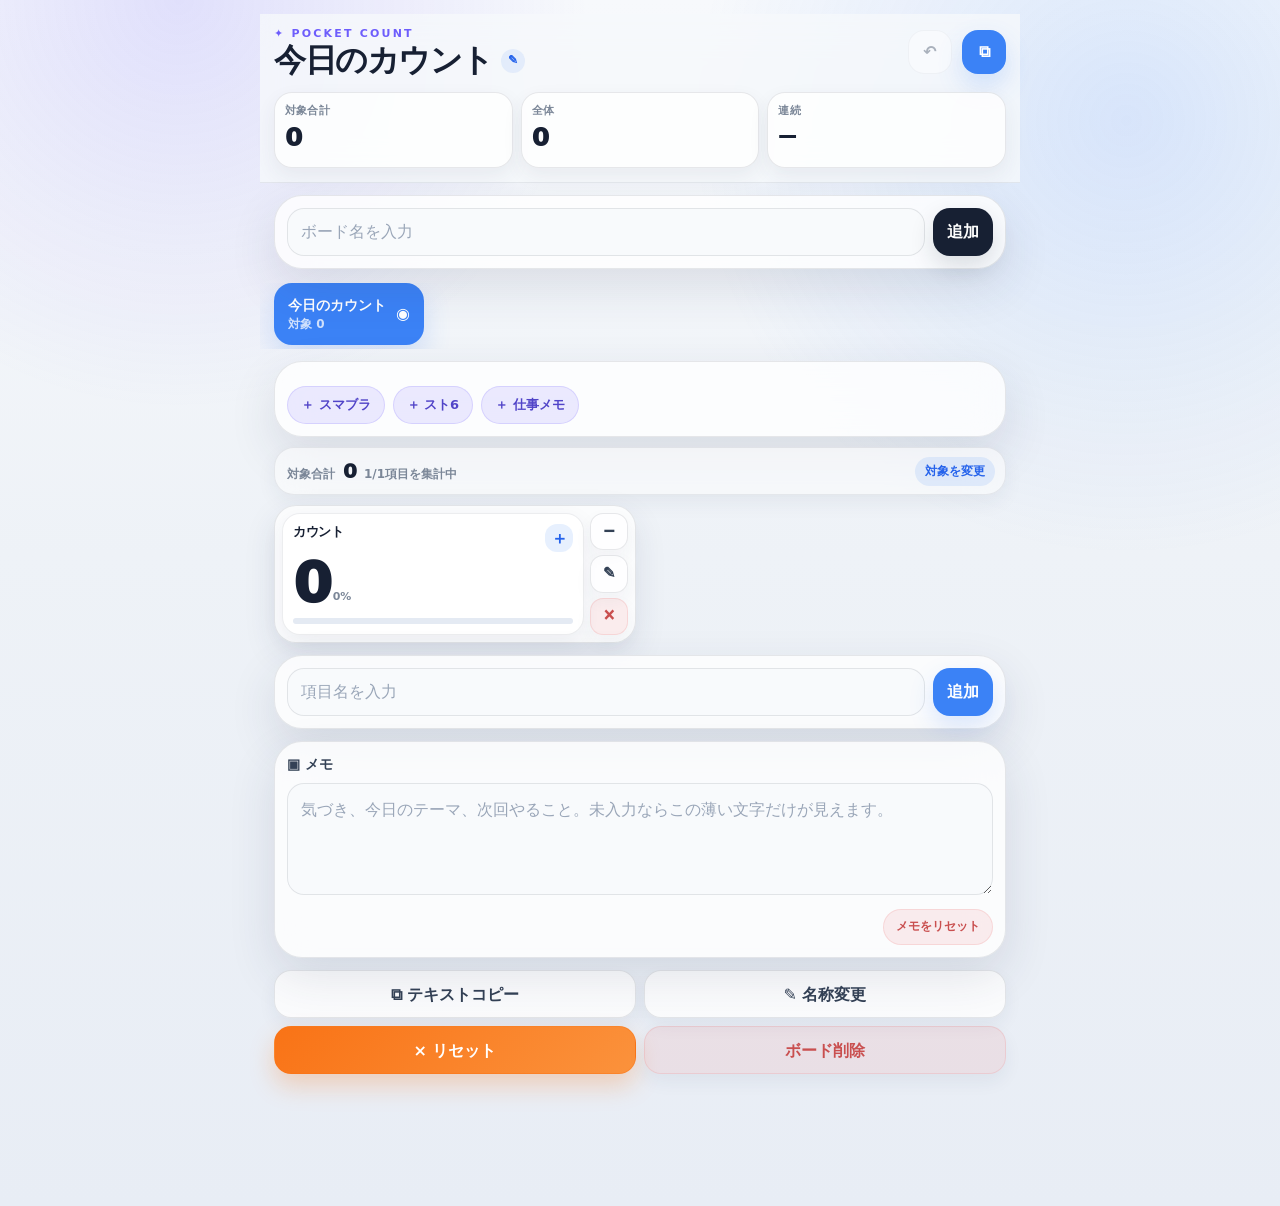
<file: index.html>
<!doctype html>
<html lang="ja">
<head>
  <meta charset="utf-8" />
  <meta name="viewport" content="width=device-width, initial-scale=1, viewport-fit=cover" />
  <meta name="theme-color" content="#eef2f7" />
  <meta name="description" content="用途ごとに数えて、振り返るためのシンプルなカウンター" />
  <title>Pocket Count</title>
  <link rel="stylesheet" href="./assets/styles.css?v=20260714-1" />
</head>
<body>
<div id="app" class="app"></div>
  <div id="toast" class="toast"></div>
  <input id="fileInput" class="hidden" type="file" accept="application/json" />
  <script src="./src/data.js?v=20260714-1"></script>
  <script src="./src/core.js?v=20260714-1"></script>
  <script src="./src/app.js?v=20260714-1"></script>
</body>
</html>
</file>
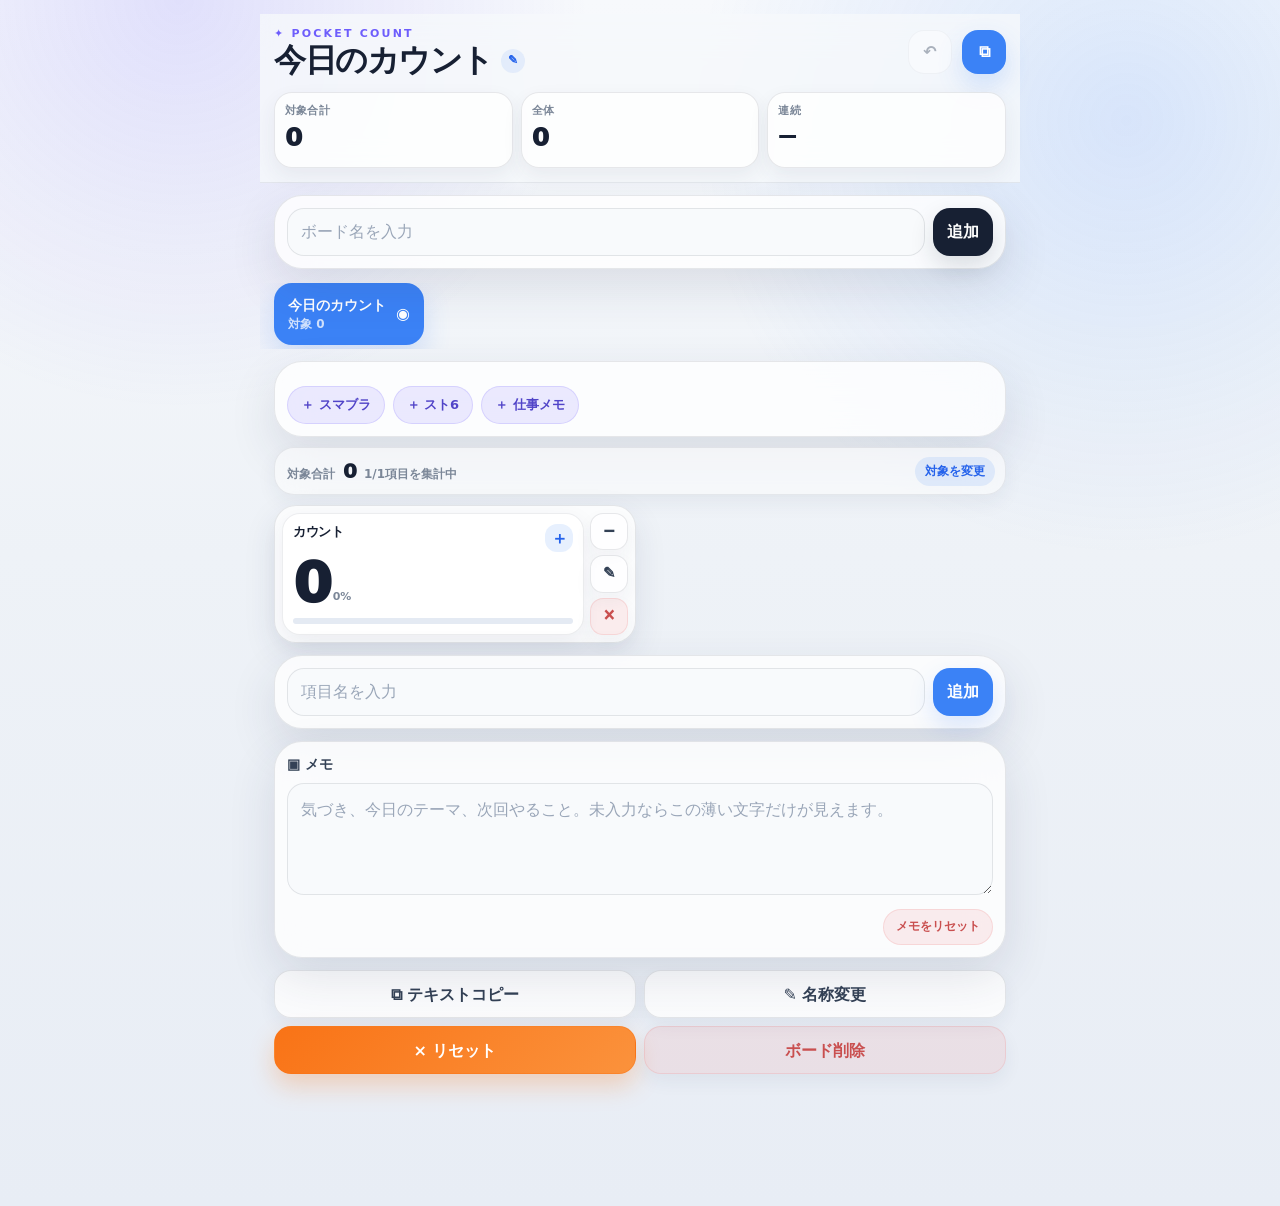
<file: app.html>
<!doctype html>
<html lang="ja">
<head>
  <meta charset="utf-8" />
  <meta name="viewport" content="width=device-width, initial-scale=1" />
  <meta http-equiv="refresh" content="0; url=./" />
  <title>Pocket Countへ移動</title>
  <script>location.replace("./" + location.search + location.hash);</script>
</head>
<body>
  <p><a href="./">Pocket Countを開く</a></p>
</body>
</html>
</file>
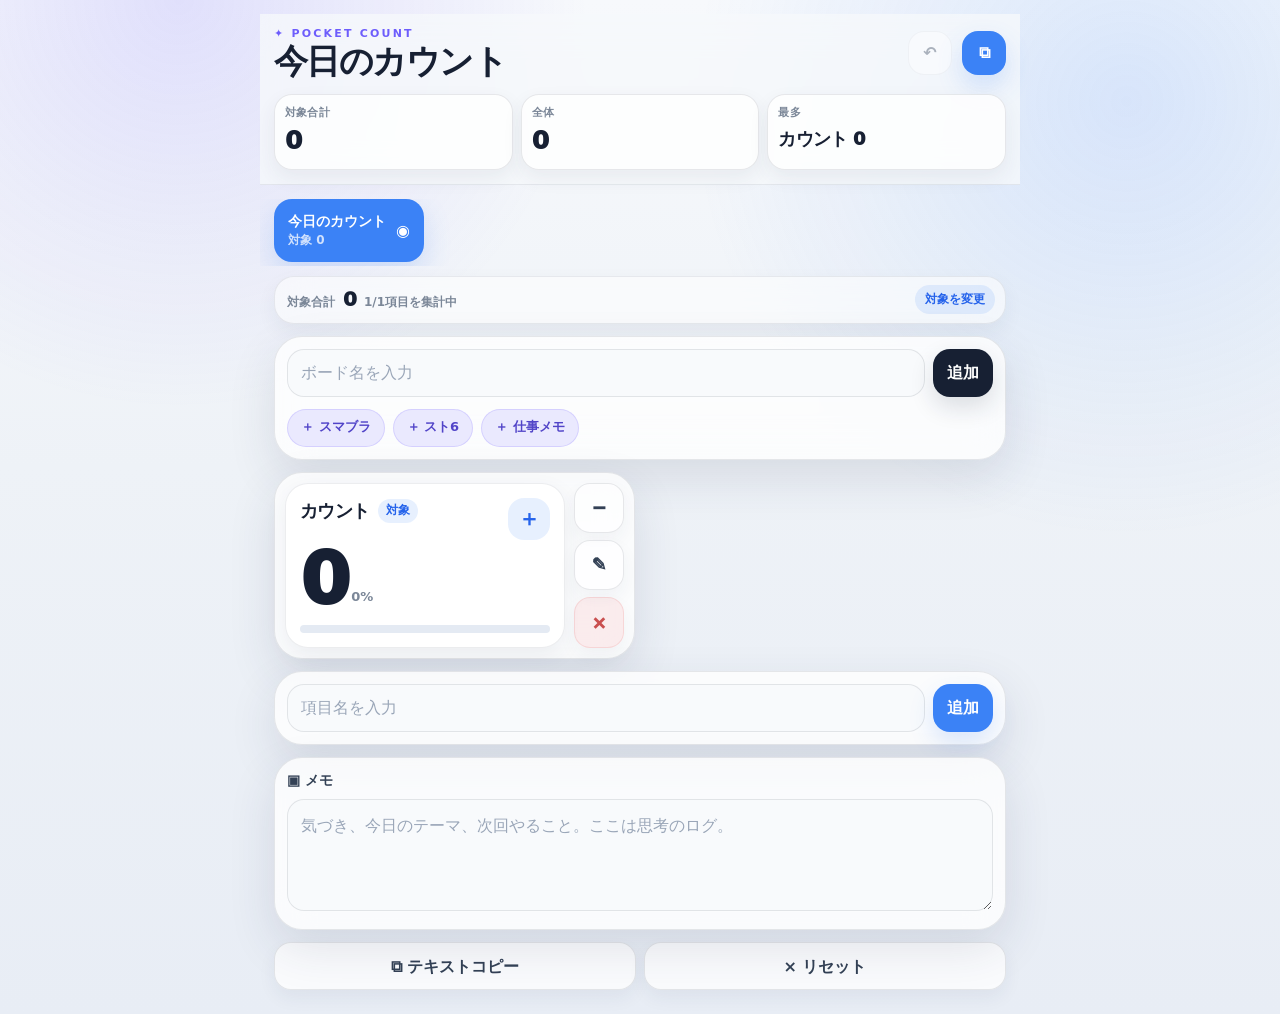
<file: index.heml.html>
<!doctype html>
<html lang="ja">
<head>
  <meta charset="utf-8" />
  <meta name="viewport" content="width=device-width, initial-scale=1, viewport-fit=cover" />
  <meta name="theme-color" content="#eef2f7" />
  <title>Pocket Count</title>
  <style>
    :root {
      --bg: #eef2f7;
      --bg-2: #f7f9fc;
      --surface: rgba(255, 255, 255, .78);
      --surface-solid: #ffffff;
      --surface-soft: rgba(255, 255, 255, .58);
      --ink: #172033;
      --ink-soft: #334155;
      --muted: #7b8798;
      --muted-2: #9aa6b8;
      --line: rgba(23, 32, 51, .10);
      --line-strong: rgba(23, 32, 51, .16);
      --accent: #3b82f6;
      --accent-2: #2563eb;
      --accent-soft: rgba(59, 130, 246, .12);
      --game: #6d5dfc;
      --game-soft: rgba(109, 93, 252, .12);
      --danger: #e87575;
      --danger-soft: rgba(232, 117, 117, .12);
      --ok: #35c99f;
      --ok-soft: rgba(53, 201, 159, .14);
      --radius-xl: 28px;
      --shadow: 0 18px 48px rgba(38, 53, 84, .12);
      --shadow-soft: 0 10px 26px rgba(38, 53, 84, .09);
      --blur: blur(18px);
    }

    * {
      box-sizing: border-box;
      -webkit-tap-highlight-color: transparent;
    }

    html {
      background: var(--bg);
      color: var(--ink);
      font-family: system-ui, -apple-system, BlinkMacSystemFont, "Segoe UI", sans-serif;
      line-height: 1.45;
      touch-action: manipulation;
    }

    body {
      margin: 0;
      min-height: 100svh;
      color: var(--ink);
      overflow-x: hidden;
      background:
        radial-gradient(circle at 14% 0%, rgba(109, 93, 252, .16), transparent 32vw),
        radial-gradient(circle at 88% 10%, rgba(59, 130, 246, .16), transparent 34vw),
        linear-gradient(180deg, #f7f9fc 0%, #eef2f7 46%, #e8edf5 100%);
    }

    button,
    input,
    textarea {
      font: inherit;
    }

    input,
    textarea {
      font-size: 16px;
    }

    button {
      border: 0;
      cursor: pointer;
      user-select: none;
      touch-action: manipulation;
      transition: transform .08s ease, background .14s ease, border-color .14s ease, box-shadow .14s ease;
    }

    button:active {
      transform: scale(.985);
    }

    .app {
      width: min(760px, 100%);
      margin: 0 auto;
      padding: 14px 14px calc(24px + env(safe-area-inset-bottom));
    }

    .top {
      position: sticky;
      top: 0;
      z-index: 20;
      margin: 0 -14px;
      padding: 12px 14px 14px;
      border-bottom: 1px solid rgba(23, 32, 51, .08);
      background: rgba(247, 249, 252, .78);
      backdrop-filter: var(--blur);
      -webkit-backdrop-filter: var(--blur);
    }

    .top-row,
    .row {
      display: flex;
      align-items: center;
      gap: 10px;
    }

    .top-row {
      justify-content: space-between;
    }

    .brand {
      min-width: 0;
    }

    .eyebrow {
      display: flex;
      align-items: center;
      gap: 6px;
      margin-bottom: 2px;
      color: var(--game);
      font-size: 11px;
      font-weight: 850;
      letter-spacing: .2em;
      text-transform: uppercase;
    }

    h1 {
      margin: 0;
      max-width: 58vw;
      overflow: hidden;
      white-space: nowrap;
      text-overflow: ellipsis;
      color: var(--ink);
      font-size: clamp(24px, 7vw, 34px);
      line-height: 1.05;
      letter-spacing: -.045em;
    }

    .icon-btn {
      width: 44px;
      height: 44px;
      display: grid;
      place-items: center;
      border: 1px solid var(--line);
      border-radius: 16px;
      background: var(--surface-solid);
      color: var(--ink-soft);
      font-weight: 900;
      box-shadow: var(--shadow-soft);
    }

    .icon-btn.primary {
      background: var(--accent);
      color: #fff;
      border-color: transparent;
      box-shadow: 0 12px 26px rgba(59, 130, 246, .20);
    }

    .icon-btn:disabled {
      opacity: .38;
      box-shadow: none;
    }

    .stats {
      display: grid;
      grid-template-columns: repeat(3, 1fr);
      gap: 8px;
      margin-top: 14px;
    }

    .stat {
      min-width: 0;
      border: 1px solid var(--line);
      border-radius: 18px;
      background: var(--surface);
      padding: 10px;
      box-shadow: 0 8px 20px rgba(38, 53, 84, .07);
    }

    .stat-label {
      color: var(--muted);
      font-size: 11px;
      font-weight: 850;
      letter-spacing: .02em;
    }

    .stat-value {
      margin-top: 2px;
      overflow: hidden;
      white-space: nowrap;
      text-overflow: ellipsis;
      color: var(--ink);
      font-size: 25px;
      font-weight: 950;
      letter-spacing: -.05em;
      font-variant-numeric: tabular-nums;
    }

    .stat-value.small {
      padding-top: 3px;
      font-size: 18px;
      letter-spacing: -.04em;
    }

    .boards-wrap {
      overflow-x: auto;
      margin: 14px -14px 0;
      padding: 0 14px 4px;
      scrollbar-width: none;
      -webkit-overflow-scrolling: touch;
    }

    .boards-wrap::-webkit-scrollbar,
    .preset-row::-webkit-scrollbar,
    .target-presets::-webkit-scrollbar {
      display: none;
    }

    .boards {
      display: flex;
      gap: 8px;
      width: max-content;
      padding-right: 14px;
    }

    .board-tab {
      min-width: 116px;
      max-width: 172px;
      display: flex;
      justify-content: space-between;
      align-items: center;
      gap: 10px;
      border: 1px solid var(--line);
      border-radius: 18px;
      background: var(--surface);
      color: var(--ink);
      padding: 11px 13px;
      text-align: left;
      box-shadow: 0 8px 18px rgba(38, 53, 84, .06);
    }

    .board-tab.is-active {
      border-color: rgba(59, 130, 246, .34);
      background: var(--accent);
      color: #fff;
      box-shadow: 0 12px 28px rgba(59, 130, 246, .20);
    }

    .board-name,
    .board-sub {
      display: block;
      overflow: hidden;
      white-space: nowrap;
      text-overflow: ellipsis;
    }

    .board-name {
      font-size: 14px;
      font-weight: 950;
    }

    .board-sub {
      margin-top: 1px;
      color: var(--muted);
      font-size: 12px;
      font-weight: 750;
    }

    .board-tab.is-active .board-sub {
      color: rgba(255, 255, 255, .76);
    }

    .panel {
      margin-top: 12px;
      border: 1px solid var(--line);
      border-radius: var(--radius-xl);
      background: var(--surface);
      padding: 12px;
      box-shadow: var(--shadow);
      backdrop-filter: var(--blur);
      -webkit-backdrop-filter: var(--blur);
    }

    .target-strip {
      margin-top: 10px;
      border: 1px solid rgba(23, 32, 51, .08);
      border-radius: 20px;
      background: rgba(255, 255, 255, .54);
      box-shadow: 0 8px 20px rgba(38, 53, 84, .06);
      overflow: hidden;
      backdrop-filter: var(--blur);
      -webkit-backdrop-filter: var(--blur);
    }

    .target-summary {
      width: 100%;
      min-height: 46px;
      display: flex;
      align-items: center;
      justify-content: space-between;
      gap: 10px;
      padding: 8px 10px 8px 12px;
      background: transparent;
      color: var(--ink);
      text-align: left;
    }

    .target-summary-main {
      display: flex;
      align-items: baseline;
      gap: 8px;
      min-width: 0;
    }

    .target-summary-label {
      color: var(--muted);
      font-size: 12px;
      font-weight: 900;
    }

    .target-summary-value {
      color: var(--ink);
      font-size: 20px;
      font-weight: 1000;
      letter-spacing: -.05em;
      font-variant-numeric: tabular-nums;
    }

    .target-summary-sub {
      overflow: hidden;
      white-space: nowrap;
      text-overflow: ellipsis;
      color: var(--muted);
      font-size: 12px;
      font-weight: 800;
    }

    .target-edit-pill {
      flex: 0 0 auto;
      border-radius: 999px;
      background: var(--accent-soft);
      color: var(--accent-2);
      padding: 6px 10px;
      font-size: 12px;
      font-weight: 950;
    }

    .target-detail {
      display: none;
      border-top: 1px solid rgba(23, 32, 51, .08);
      padding: 10px;
    }

    .target-strip.is-open .target-detail {
      display: block;
    }

    .target-help {
      margin: 0 2px 8px;
      color: var(--muted);
      font-size: 12px;
      font-weight: 650;
      line-height: 1.55;
    }

    .panel-head {
      display: flex;
      align-items: flex-start;
      justify-content: space-between;
      gap: 12px;
      margin-bottom: 10px;
    }

    .panel-title {
      color: var(--ink);
      font-size: 14px;
      font-weight: 950;
    }

    .panel-note {
      margin-top: 2px;
      color: var(--muted);
      font-size: 12px;
      font-weight: 650;
      line-height: 1.55;
    }

    .pill-count {
      flex: 0 0 auto;
      border-radius: 999px;
      background: var(--game-soft);
      color: #5144c8;
      padding: 6px 10px;
      font-size: 12px;
      font-weight: 950;
    }

    .target-actions {
      display: flex;
      gap: 8px;
      overflow-x: auto;
      padding-bottom: 1px;
      scrollbar-width: none;
      -webkit-overflow-scrolling: touch;
    }

    .target-actions::-webkit-scrollbar {
      display: none;
    }

    .target-btn {
      height: 38px;
      flex: 0 0 auto;
      border-radius: 999px;
      padding: 0 13px;
      font-size: 13px;
      font-weight: 950;
    }

    .target-btn.dark {
      background: var(--ink);
      color: #fff;
    }

    .target-btn.gray {
      background: rgba(148, 163, 184, .16);
      color: var(--ink-soft);
    }

    .target-picker {
      display: flex;
      flex-wrap: wrap;
      gap: 8px;
      margin-top: 10px;
    }

    .target-chip {
      min-height: 40px;
      display: inline-flex;
      align-items: center;
      gap: 8px;
      border: 1px solid var(--line);
      border-radius: 999px;
      padding: 0 12px 0 10px;
      background: rgba(148, 163, 184, .14);
      color: var(--ink-soft);
      font-size: 13px;
      font-weight: 950;
      max-width: 100%;
    }

    .target-chip.on {
      border-color: rgba(59, 130, 246, .24);
      background: var(--accent-soft);
      color: var(--accent-2);
    }

    .chip-mark {
      width: 22px;
      height: 22px;
      display: grid;
      place-items: center;
      flex: 0 0 auto;
      border-radius: 999px;
      background: #cbd5e1;
      color: #fff;
      font-size: 12px;
      font-weight: 1000;
    }

    .target-chip.on .chip-mark {
      background: var(--accent);
    }

    .chip-label {
      min-width: 0;
      overflow: hidden;
      white-space: nowrap;
      text-overflow: ellipsis;
    }

    .input-row {
      display: flex;
      gap: 8px;
    }

    .text-input,
    .memo {
      width: 100%;
      min-width: 0;
      border: 1px solid var(--line);
      border-radius: 17px;
      background: rgba(248, 250, 252, .92);
      color: var(--ink);
      outline: none;
    }

    .text-input {
      height: 48px;
      padding: 0 13px;
    }

    .text-input:focus,
    .memo:focus {
      border-color: rgba(59, 130, 246, .56);
      box-shadow: 0 0 0 4px rgba(59, 130, 246, .12);
    }

    .text-input::placeholder,
    .memo::placeholder {
      color: var(--muted-2);
    }

    .small-btn {
      height: 48px;
      flex: 0 0 auto;
      border-radius: 17px;
      padding: 0 14px;
      background: var(--ink);
      color: #fff;
      font-weight: 950;
      box-shadow: 0 10px 24px rgba(23, 32, 51, .14);
    }

    .small-btn.blue {
      background: var(--accent);
      color: #fff;
      box-shadow: 0 10px 24px rgba(59, 130, 246, .18);
    }

    .preset-row {
      display: flex;
      gap: 8px;
      overflow-x: auto;
      margin: 10px -2px -2px;
      padding: 2px;
      scrollbar-width: none;
      -webkit-overflow-scrolling: touch;
    }

    .preset-btn {
      height: 38px;
      flex: 0 0 auto;
      border: 1px solid rgba(109, 93, 252, .18);
      border-radius: 999px;
      background: var(--game-soft);
      color: #5144c8;
      padding: 0 13px;
      font-size: 13px;
      font-weight: 900;
    }

    .counter-list {
      display: grid;
      gap: 10px;
      margin-top: 12px;
    }

    .counter-card {
      border: 1px solid var(--line);
      border-radius: 28px;
      background: var(--surface);
      padding: 10px;
      box-shadow: var(--shadow);
      backdrop-filter: var(--blur);
      -webkit-backdrop-filter: var(--blur);
    }

    .counter-grid {
      display: grid;
      grid-template-columns: 1fr 50px;
      gap: 9px;
      align-items: stretch;
    }

    .count-main {
      min-height: 112px;
      border: 1px solid rgba(23, 32, 51, .08);
      border-radius: 23px;
      background: var(--surface-solid);
      color: var(--ink);
      padding: 14px;
      text-align: left;
      overflow: hidden;
      box-shadow: 0 8px 22px rgba(38, 53, 84, .07);
    }

    .counter-head {
      display: flex;
      justify-content: space-between;
      align-items: flex-start;
      gap: 10px;
    }

    .counter-label {
      min-width: 0;
      overflow: hidden;
      white-space: nowrap;
      text-overflow: ellipsis;
      color: var(--ink);
      font-size: 18px;
      font-weight: 950;
      letter-spacing: -.03em;
    }

    .plus-badge {
      width: 42px;
      height: 42px;
      display: grid;
      place-items: center;
      flex: 0 0 auto;
      border-radius: 16px;
      background: var(--accent-soft);
      color: var(--accent-2);
      font-size: 22px;
      font-weight: 950;
    }

    .count-line {
      display: flex;
      align-items: flex-end;
      gap: 8px;
      margin-top: 8px;
    }

    .count-value {
      color: var(--ink);
      font-size: clamp(54px, 16vw, 72px);
      font-weight: 1000;
      line-height: .88;
      letter-spacing: -.095em;
      font-variant-numeric: tabular-nums;
    }

    .ratio {
      padding-bottom: 4px;
      color: var(--muted);
      font-size: 13px;
      font-weight: 850;
    }

    .bar {
      height: 8px;
      overflow: hidden;
      border-radius: 999px;
      background: #e4eaf3;
      margin-top: 14px;
    }

    .bar-fill {
      height: 100%;
      border-radius: 999px;
      background: var(--accent);
      transition: width .12s linear;
    }

    .bar-fill.off {
      width: 0 !important;
      background: #cbd5e1;
    }

    .side-actions {
      display: grid;
      gap: 7px;
    }

    .side-btn {
      min-height: 45px;
      border: 1px solid var(--line);
      border-radius: 16px;
      background: var(--surface-soft);
      color: var(--ink-soft);
      font-size: 18px;
      font-weight: 950;
      box-shadow: 0 8px 18px rgba(38, 53, 84, .05);
    }

    .side-btn.ok {
      background: var(--ok-soft);
      color: #12775d;
      border-color: rgba(53, 201, 159, .20);
    }

    .side-btn.danger {
      color: #c94f4f;
      background: var(--danger-soft);
      border-color: rgba(232, 117, 117, .18);
    }

    .count-badge {
      display: inline-flex;
      align-items: center;
      height: 24px;
      flex: 0 0 auto;
      border-radius: 999px;
      padding: 0 8px;
      font-size: 12px;
      font-weight: 950;
    }

    .count-badge.on {
      background: var(--accent-soft);
      color: var(--accent-2);
    }

    .count-badge.off {
      background: rgba(148, 163, 184, .16);
      color: var(--muted);
    }

    .edit-input {
      width: 100%;
      height: 42px;
      border: 1px solid rgba(59, 130, 246, .26);
      border-radius: 13px;
      background: #f8fafc;
      color: var(--ink);
      padding: 0 10px;
      font-size: 18px;
      font-weight: 950;
      outline: none;
    }

    .memo-title {
      display: flex;
      align-items: center;
      gap: 7px;
      margin-bottom: 9px;
      color: var(--ink-soft);
      font-size: 14px;
      font-weight: 950;
    }

    .memo {
      min-height: 112px;
      resize: vertical;
      padding: 13px;
      line-height: 1.65;
    }

    .tools {
      display: grid;
      grid-template-columns: repeat(2, 1fr);
      gap: 8px;
      margin-top: 12px;
    }

    .tool-btn {
      height: 48px;
      border: 1px solid var(--line);
      border-radius: 17px;
      background: var(--surface);
      color: var(--ink-soft);
      font-weight: 900;
      box-shadow: 0 8px 18px rgba(38, 53, 84, .06);
    }

    .toast {
      position: fixed;
      left: 50%;
      top: 14px;
      z-index: 100;
      translate: -50% 0;
      max-width: calc(100% - 28px);
      border: 1px solid rgba(59, 130, 246, .16);
      border-radius: 999px;
      background: rgba(255, 255, 255, .92);
      color: var(--ink);
      padding: 9px 14px;
      font-size: 14px;
      font-weight: 950;
      box-shadow: 0 14px 34px rgba(38, 53, 84, .16);
      backdrop-filter: var(--blur);
      -webkit-backdrop-filter: var(--blur);
      opacity: 0;
      pointer-events: none;
      transition: opacity .16s ease, transform .16s ease;
      transform: translateY(-6px);
    }

    .toast.show {
      opacity: 1;
      transform: translateY(0);
    }

    .hidden {
      display: none !important;
    }

    @media (min-width: 700px) {
      .counter-list {
        grid-template-columns: repeat(2, minmax(0, 1fr));
      }

      h1 {
        max-width: 520px;
      }
    }

    @media (prefers-reduced-motion: reduce) {
      *, *::before, *::after {
        transition: none !important;
        animation: none !important;
      }
    }
  </style>
</head>
<body>
  <div id="app" class="app"></div>
  <div id="toast" class="toast"></div>
  <input id="fileInput" class="hidden" type="file" accept="application/json" />

  <script>
    "use strict";

    const STORAGE_KEY = "pocket-count-standalone-v4";
    const BACKUP_KEY = `${STORAGE_KEY}:backup`;
    const SECOND_BACKUP_KEY = `${STORAGE_KEY}:backup2`;
    const DRAFT_KEY = `${STORAGE_KEY}:draft`;
    const SAVE_SCHEMA_VERSION = 4;

    let lastSavedText = "";
    let draftSaveTimer = null;
    let recoveredFromBackup = "";

    const PRESETS = [
      {
        key: "smash",
        name: "スマブラ",
        memo: "例：相手キャラ、復帰阻止、撃墜択、次回の改善メモなど",
        counters: [
          { label: "勝ち", includeInTotal: true },
          { label: "負け", includeInTotal: true },
          { label: "復帰阻止成功", includeInTotal: false },
          { label: "撃墜ミス", includeInTotal: false },
          { label: "メタブレ始動", includeInTotal: false },
        ],
      },
      {
        key: "sf6",
        name: "スト6",
        memo: "例：相手キャラ、距離感、ミスした入力、通った択など",
        counters: [
          { label: "勝ち", includeInTotal: true },
          { label: "負け", includeInTotal: true },
          { label: "投げ成功", includeInTotal: false },
          { label: "対空成功", includeInTotal: false },
          { label: "SAミス", includeInTotal: false },
        ],
      },
      {
        key: "work",
        name: "仕事メモ",
        memo: "例：対応数、確認待ち、完了、差し戻しなど",
        counters: [
          { label: "完了", includeInTotal: true },
          { label: "確認中", includeInTotal: true },
          { label: "差し戻し", includeInTotal: true },
          { label: "メモ", includeInTotal: false },
        ],
      },
    ];

    const state = {
      data: loadData(),
      lastAction: null,
      editingCounterId: null,
      draftLabel: "",
      toastTimer: null,
      inputDraft: loadInputDraft(),
      restoredInputDraft: false,
      targetSettingsOpen: false,
    };

    const app = document.getElementById("app");
    const toast = document.getElementById("toast");
    const fileInput = document.getElementById("fileInput");

    function uid() {
      return Math.random().toString(36).slice(2, 10) + Date.now().toString(36).slice(-4);
    }

    function makeCounter(label = "カウント", value = 0, memo = "", includeInTotal = true) {
      return { id: uid(), label, value, memo, includeInTotal };
    }

    function makeBoard(name = "新しいボード", counters = [makeCounter()]) {
      return { id: uid(), name, memo: "", counters };
    }

    function createInitialData() {
      const board = makeBoard("今日のカウント", [makeCounter("カウント", 0, "", true)]);
      return { boards: [board], activeBoardId: board.id };
    }

    function safeParse(text) {
      try {
        return JSON.parse(text);
      } catch {
        return null;
      }
    }

    function clampCount(value) {
      const number = Number(value);
      return Math.max(0, Number.isFinite(number) ? number : 0);
    }

    function calcAllTotal(counters = []) {
      return counters.reduce((sum, counter) => sum + clampCount(counter.value), 0);
    }

    function calcTargetTotal(counters = []) {
      return counters.reduce((sum, counter) => {
        if (counter.includeInTotal === false) return sum;
        return sum + clampCount(counter.value);
      }, 0);
    }

    function countTargetCounters(counters = []) {
      return counters.filter((counter) => counter.includeInTotal !== false).length;
    }

    function getTopCounter(counters = []) {
      if (!counters.length) return null;
      return counters.reduce((top, counter) => {
        if (!top) return counter;
        return clampCount(counter.value) > clampCount(top.value) ? counter : top;
      }, null);
    }

    function changeCounterValue(counters, counterId, diff) {
      let actualDiff = 0;
      const nextCounters = counters.map((counter) => {
        if (counter.id !== counterId) return counter;
        const before = clampCount(counter.value);
        const after = clampCount(before + diff);
        actualDiff = after - before;
        return { ...counter, value: after };
      });
      return { counters: nextCounters, actualDiff };
    }

    function normalizeImportedData(value) {
      const imported = value && value.data ? value.data : value;
      if (!imported || !Array.isArray(imported.boards) || imported.boards.length === 0) return null;

      const boards = imported.boards.map((board) => {
        const counters = Array.isArray(board.counters)
          ? board.counters.map((counter) => ({
              id: counter.id || uid(),
              label: String(counter.label || "カウント"),
              value: clampCount(counter.value || 0),
              memo: String(counter.memo || ""),
              includeInTotal: counter.includeInTotal !== false,
            }))
          : [];

        return {
          id: board.id || uid(),
          name: String(board.name || "無題"),
          memo: String(board.memo || ""),
          counters: counters.length ? counters : [makeCounter()],
        };
      });

      const activeBoardId = boards.some((board) => board.id === imported.activeBoardId)
        ? imported.activeBoardId
        : boards[0].id;

      return { boards, activeBoardId };
    }

    function unwrapStoredPayload(value) {
      if (!value) return null;
      return value.data || value;
    }

    function readStoredData(key) {
      const raw = localStorage.getItem(key);
      if (!raw) return null;
      const parsed = safeParse(raw);
      return normalizeImportedData(unwrapStoredPayload(parsed));
    }

    function loadData() {
      const candidates = [STORAGE_KEY, BACKUP_KEY, SECOND_BACKUP_KEY, DRAFT_KEY];

      for (const key of candidates) {
        const normalized = readStoredData(key);
        if (normalized) {
          if (key !== STORAGE_KEY) recoveredFromBackup = key;
          return normalized;
        }
      }

      return createInitialData();
    }

    function serializeSavePayload() {
      return JSON.stringify({
        app: "Pocket Count",
        schemaVersion: SAVE_SCHEMA_VERSION,
        savedAt: new Date().toISOString(),
        data: state.data,
      });
    }

    function saveData() {
      try {
        const nextText = serializeSavePayload();
        if (nextText === lastSavedText) return true;

        const current = localStorage.getItem(STORAGE_KEY);
        const backup = localStorage.getItem(BACKUP_KEY);

        if (backup) localStorage.setItem(SECOND_BACKUP_KEY, backup);
        if (current) localStorage.setItem(BACKUP_KEY, current);

        localStorage.setItem(STORAGE_KEY, nextText);
        lastSavedText = nextText;
        return true;
      } catch {
        showToast("保存容量がいっぱいかもしれません");
        return false;
      }
    }

    function loadInputDraft() {
      const parsed = safeParse(localStorage.getItem(DRAFT_KEY));
      if (!parsed || !parsed.inputDraft || !parsed.savedAt) return null;

      const ageMs = Date.now() - new Date(parsed.savedAt).getTime();
      if (!Number.isFinite(ageMs) || ageMs > 1000 * 60 * 60 * 24) return null;

      return parsed.inputDraft;
    }

    function activeBoard() {
      return state.data.boards.find((board) => board.id === state.data.activeBoardId) || state.data.boards[0];
    }

    function getInputDraft() {
      return {
        activeBoardId: state.data.activeBoardId,
        newBoardName: document.querySelector("[data-input='new-board']")?.value || "",
        newCounterName: document.querySelector("[data-input='new-counter']")?.value || "",
        editCounterId: state.editingCounterId,
        editCounterLabel: document.querySelector("[data-input='edit-counter']")?.value || state.draftLabel || "",
        memo: document.querySelector("[data-input='memo']")?.value || activeBoard()?.memo || "",
      };
    }

    function saveDraftNow() {
      try {
        localStorage.setItem(DRAFT_KEY, JSON.stringify({
          app: "Pocket Count Draft",
          savedAt: new Date().toISOString(),
          data: state.data,
          inputDraft: getInputDraft(),
        }));
      } catch {
        // 下書き保存は補助機能なので、容量不足時も操作を止めない
      }
    }

    function queueDraftSave() {
      clearTimeout(draftSaveTimer);
      draftSaveTimer = setTimeout(saveDraftNow, 120);
    }

    function escapeHtml(value) {
      return String(value)
        .replaceAll("&", "&amp;")
        .replaceAll("<", "&lt;")
        .replaceAll(">", "&gt;")
        .replaceAll('"', "&quot;")
        .replaceAll("'", "&#039;");
    }

    function showToast(message) {
      clearTimeout(state.toastTimer);
      toast.textContent = message;
      toast.classList.add("show");
      state.toastTimer = setTimeout(() => toast.classList.remove("show"), 1400);
    }

    function vibrate(ms = 8) {
      if (navigator.vibrate) navigator.vibrate(ms);
    }

    function restoreInputDraftOnce() {
      if (state.restoredInputDraft || !state.inputDraft) return;
      const draft = state.inputDraft;

      const newBoardInput = document.querySelector("[data-input='new-board']");
      const newCounterInput = document.querySelector("[data-input='new-counter']");
      const memoInput = document.querySelector("[data-input='memo']");

      if (newBoardInput && draft.newBoardName) newBoardInput.value = draft.newBoardName;
      if (newCounterInput && draft.newCounterName) newCounterInput.value = draft.newCounterName;
      if (memoInput && draft.memo && draft.activeBoardId === state.data.activeBoardId) memoInput.value = draft.memo;

      if (draft.editCounterId && draft.editCounterLabel) {
        const board = activeBoard();
        const counter = board.counters.find((item) => item.id === draft.editCounterId);
        if (counter) {
          state.editingCounterId = draft.editCounterId;
          state.draftLabel = draft.editCounterLabel;
          state.inputDraft = null;
          state.restoredInputDraft = true;
          render();
          showToast("編集中の内容を復元しました");
          return;
        }
      }

      state.restoredInputDraft = true;
      if (draft.newBoardName || draft.newCounterName) showToast("入力途中の内容を復元しました");
    }

    function setActiveBoard(boardId) {
      state.data.activeBoardId = boardId;
      state.editingCounterId = null;
      state.draftLabel = "";
      state.targetSettingsOpen = false;
      saveData();
      render();
    }

    function toggleTargetPanel() {
      state.targetSettingsOpen = !state.targetSettingsOpen;
      render();
    }

    function updateBoard(boardId, updater) {
      state.data.boards = state.data.boards.map((board) => board.id === boardId ? updater(board) : board);
      saveData();
      render();
    }

    function changeCounter(counterId, diff) {
      const board = activeBoard();
      const result = changeCounterValue(board.counters, counterId, diff);
      if (result.actualDiff === 0) return;

      vibrate(diff > 0 ? 7 : 12);
      state.lastAction = { boardId: board.id, counterId, diff: result.actualDiff };
      updateBoard(board.id, (current) => ({
        ...current,
        counters: changeCounterValue(current.counters, counterId, diff).counters,
      }));
    }

    function undo() {
      if (!state.lastAction) return;
      const action = state.lastAction;
      state.lastAction = null;
      vibrate(20);
      updateBoard(action.boardId, (board) => ({
        ...board,
        counters: changeCounterValue(board.counters, action.counterId, -action.diff).counters,
      }));
      showToast("直前の操作を戻しました");
    }

    function addBoardFromValues(name, counters, memo = "") {
      const board = makeBoard(name, counters.map((counter) => makeCounter(counter.label, 0, "", counter.includeInTotal !== false)));
      board.memo = memo;
      state.data.boards.push(board);
      state.data.activeBoardId = board.id;
      state.lastAction = null;
      saveData();
      render();
      showToast("ボードを追加しました");
    }

    function addBoard() {
      const input = document.querySelector("[data-input='new-board']");
      const name = (input?.value || "").trim();
      if (!name) return;
      addBoardFromValues(name, [{ label: "カウント", includeInTotal: true }]);
    }

    function addPresetBoard(presetKey) {
      const preset = PRESETS.find((item) => item.key === presetKey);
      if (!preset) return;
      addBoardFromValues(preset.name, preset.counters, preset.memo);
    }

    function addCounter() {
      const input = document.querySelector("[data-input='new-counter']");
      const label = (input?.value || "").trim();
      if (!label) return;

      const board = activeBoard();
      updateBoard(board.id, (current) => ({
        ...current,
        counters: [...current.counters, makeCounter(label, 0, "", true)],
      }));
      showToast("項目を追加しました");
    }

    function deleteCounter(counterId) {
      const board = activeBoard();
      updateBoard(board.id, (current) => {
        const nextCounters = current.counters.filter((counter) => counter.id !== counterId);
        return { ...current, counters: nextCounters.length ? nextCounters : [makeCounter("カウント")] };
      });
      showToast("項目を削除しました");
    }

    function toggleIncludeInTotal(counterId) {
      const board = activeBoard();
      updateBoard(board.id, (current) => ({
        ...current,
        counters: current.counters.map((counter) => (
          counter.id === counterId ? { ...counter, includeInTotal: counter.includeInTotal === false } : counter
        )),
      }));
    }

    function applyTotalPreset(type) {
      const board = activeBoard();
      updateBoard(board.id, (current) => ({
        ...current,
        counters: current.counters.map((counter) => {
          if (type === "all") return { ...counter, includeInTotal: true };
          if (type === "none") return { ...counter, includeInTotal: false };
          return counter;
        }),
      }));

      if (type === "all") showToast("すべて合計対象にしました");
      if (type === "none") showToast("合計対象を外しました");
    }

    function startEdit(counterId, label) {
      state.editingCounterId = counterId;
      state.draftLabel = label;
      render();
      requestAnimationFrame(() => {
        const input = document.querySelector("[data-input='edit-counter']");
        if (input) {
          input.focus();
          input.select();
        }
      });
    }

    function finishEdit() {
      const board = activeBoard();
      const input = document.querySelector("[data-input='edit-counter']");
      const label = (input?.value || state.draftLabel || "").trim();
      const targetId = state.editingCounterId;

      state.editingCounterId = null;
      state.draftLabel = "";

      if (!targetId || !label) {
        render();
        return;
      }

      updateBoard(board.id, (current) => ({
        ...current,
        counters: current.counters.map((counter) => counter.id === targetId ? { ...counter, label } : counter),
      }));
    }

    function updateMemo(value) {
      const board = activeBoard();
      board.memo = value;
      saveData();
      queueDraftSave();
    }

    function resetBoard() {
      const board = activeBoard();
      const ok = window.confirm(`${board.name} のカウントをすべて0に戻しますか？`);
      if (!ok) return;

      state.lastAction = null;
      updateBoard(board.id, (current) => ({
        ...current,
        counters: current.counters.map((counter) => ({ ...counter, value: 0 })),
      }));
      showToast("カウントをリセットしました");
    }

    function buildPlainTextExport() {
      const board = activeBoard();
      const targetTotal = calcTargetTotal(board.counters);
      const allTotal = calcAllTotal(board.counters);
      const top = getTopCounter(board.counters);
      const lines = [];

      lines.push(`【${board.name}】`);
      lines.push(`対象合計 ${targetTotal}`);
      lines.push(`全体 ${allTotal}`);
      if (top) lines.push(`最多 ${top.label} ${clampCount(top.value)}`);
      lines.push("");
      lines.push("■カウント");
      board.counters.forEach((counter) => {
        const mark = counter.includeInTotal === false ? "対象外" : "対象";
        lines.push(`・${counter.label} ${clampCount(counter.value)}（${mark}）`);
      });

      if ((board.memo || "").trim()) {
        lines.push("");
        lines.push("■メモ");
        lines.push(board.memo.trim());
      }

      return lines.join("\n");
    }

    async function copyTextExport() {
      const text = buildPlainTextExport();
      try {
        await navigator.clipboard.writeText(text);
        showToast("テキストをコピーしました");
      } catch {
        const textarea = document.createElement("textarea");
        textarea.value = text;
        textarea.style.position = "fixed";
        textarea.style.left = "-9999px";
        document.body.appendChild(textarea);
        textarea.focus();
        textarea.select();
        const ok = document.execCommand("copy");
        textarea.remove();
        showToast(ok ? "テキストをコピーしました" : "コピーできませんでした");
      }
    }

    async function importJson(file) {
      if (!file) return;
      const text = await file.text();
      const normalized = normalizeImportedData(safeParse(text));
      fileInput.value = "";
      if (!normalized) {
        showToast("読み込みに失敗しました");
        return;
      }
      state.data = normalized;
      state.lastAction = null;
      state.editingCounterId = null;
      saveData();
      render();
      showToast("JSONを読み込みました");
    }

    function counterHtml(counter, targetTotal, allTotal) {
      const value = clampCount(counter.value);
      const included = counter.includeInTotal !== false;
      const baseTotal = included ? targetTotal : allTotal;
      const ratio = baseTotal > 0 ? Math.round((value / baseTotal) * 100) : 0;
      const isEditing = state.editingCounterId === counter.id;
      const labelHtml = isEditing
        ? `<input class="edit-input" data-input="edit-counter" value="${escapeHtml(state.draftLabel || counter.label)}" />`
        : `<div class="counter-label">${escapeHtml(counter.label)}</div>`;
      const editButton = isEditing
        ? `<button class="side-btn ok" data-action="finish-edit" aria-label="編集を保存">✓</button>`
        : `<button class="side-btn" data-action="start-edit" data-counter-id="${counter.id}" data-label="${escapeHtml(counter.label)}" aria-label="項目名を編集">✎</button>`;

      return `
        <article class="counter-card">
          <div class="counter-grid">
            <button class="count-main" data-action="plus" data-counter-id="${counter.id}" aria-label="${escapeHtml(counter.label)}を増やす">
              <div class="counter-head">
                <div style="min-width:0; display:flex; align-items:center; gap:8px;">
                  ${labelHtml}
                  <span class="count-badge ${included ? "on" : "off"}">${included ? "対象" : "対象外"}</span>
                </div>
                <div class="plus-badge">＋</div>
              </div>
              <div class="count-line">
                <div class="count-value">${value}</div>
                <div class="ratio">${included ? `${ratio}%` : "記録"}</div>
              </div>
              <div class="bar"><div class="bar-fill ${included ? "" : "off"}" style="width:${included ? ratio : 0}%"></div></div>
            </button>
            <div class="side-actions">
              <button class="side-btn" data-action="minus" data-counter-id="${counter.id}" aria-label="${escapeHtml(counter.label)}を減らす">−</button>
              ${editButton}
              <button class="side-btn danger" data-action="delete-counter" data-counter-id="${counter.id}" aria-label="項目を削除">×</button>
            </div>
          </div>
        </article>
      `;
    }

    function render() {
      const board = activeBoard();
      const targetTotal = calcTargetTotal(board.counters);
      const allTotal = calcAllTotal(board.counters);
      const targetCount = countTargetCounters(board.counters);
      const topCounter = getTopCounter(board.counters);

      app.innerHTML = `
        <header class="top">
          <div class="top-row">
            <div class="brand">
              <div class="eyebrow">✦ Pocket Count</div>
              <h1>${escapeHtml(board.name)}</h1>
            </div>
            <div class="row">
              <button class="icon-btn" data-action="undo" ${state.lastAction ? "" : "disabled"} aria-label="直前の操作を戻す">↶</button>
              <button class="icon-btn primary" data-action="copy-text" aria-label="テキストをコピー">⧉</button>
            </div>
          </div>
          <div class="stats">
            <div class="stat"><div class="stat-label">対象合計</div><div class="stat-value">${targetTotal}</div></div>
            <div class="stat"><div class="stat-label">全体</div><div class="stat-value">${allTotal}</div></div>
            <div class="stat"><div class="stat-label">最多</div><div class="stat-value small">${topCounter ? `${escapeHtml(topCounter.label)} ${clampCount(topCounter.value)}` : "—"}</div></div>
          </div>
        </header>

        <section class="boards-wrap" aria-label="ボード一覧">
          <div class="boards">
            ${state.data.boards.map((item) => `
              <button class="board-tab ${item.id === board.id ? "is-active" : ""}" data-action="select-board" data-board-id="${item.id}">
                <span>
                  <span class="board-name">${escapeHtml(item.name)}</span>
                  <span class="board-sub">対象 ${calcTargetTotal(item.counters)}</span>
                </span>
                <span aria-hidden="true">◉</span>
              </button>
            `).join("")}
          </div>
        </section>

        <section class="target-strip ${state.targetSettingsOpen ? "is-open" : ""}">
          <button class="target-summary" data-action="toggle-target-panel" aria-expanded="${state.targetSettingsOpen ? "true" : "false"}">
            <span class="target-summary-main">
              <span class="target-summary-label">対象合計</span>
              <span class="target-summary-value">${targetTotal}</span>
              <span class="target-summary-sub">${targetCount}/${board.counters.length}項目を集計中</span>
            </span>
            <span class="target-edit-pill">${state.targetSettingsOpen ? "閉じる" : "対象を変更"}</span>
          </button>
          <div class="target-detail">
            <div class="target-help">対象合計に入れる項目を選択。カウント中は閉じて、カード操作に集中できます。</div>
            <div class="target-actions" aria-label="合計対象の一括操作">
              <button class="target-btn dark" data-action="target-all">すべて対象</button>
              <button class="target-btn gray" data-action="target-none">すべて外す</button>
            </div>
            <div class="target-picker" aria-label="合計対象を選択">
              ${board.counters.map((counter) => {
                const included = counter.includeInTotal !== false;
                return `
                  <button class="target-chip ${included ? "on" : ""}" data-action="toggle-include" data-counter-id="${counter.id}" aria-label="${escapeHtml(counter.label)}を合計対象にするか切り替え">
                    <span class="chip-mark">${included ? "✓" : "−"}</span>
                    <span class="chip-label">${escapeHtml(counter.label)}</span>
                  </button>
                `;
              }).join("")}
            </div>
          </div>
        </section>

        <section class="panel">
          <div class="input-row">
            <input class="text-input" data-input="new-board" placeholder="ボード名を入力" />
            <button class="small-btn" data-action="add-board">追加</button>
          </div>
          <div class="preset-row" aria-label="プリセット">
            ${PRESETS.map((preset) => `
              <button class="preset-btn" data-action="add-preset" data-preset-key="${preset.key}">＋ ${escapeHtml(preset.name)}</button>
            `).join("")}
          </div>
        </section>

        <main class="counter-list">
          ${board.counters.map((counter) => counterHtml(counter, targetTotal, allTotal)).join("")}
        </main>

        <section class="panel">
          <div class="input-row">
            <input class="text-input" data-input="new-counter" placeholder="項目名を入力" />
            <button class="small-btn blue" data-action="add-counter">追加</button>
          </div>
        </section>

        <section class="panel">
          <div class="memo-title">▣ メモ</div>
          <textarea class="memo" data-input="memo" placeholder="気づき、今日のテーマ、次回やること。ここは思考のログ。">${escapeHtml(board.memo || "")}</textarea>
        </section>

        <section class="tools">
          <button class="tool-btn" data-action="copy-text">⧉ テキストコピー</button>
          <button class="tool-btn" data-action="reset">× リセット</button>
        </section>
      `;

      requestAnimationFrame(restoreInputDraftOnce);
    }

    function runSelfTests() {
      const counters = [
        { id: "w", label: "勝ち", value: 3, includeInTotal: true },
        { id: "l", label: "負け", value: 1, includeInTotal: true },
        { id: "m", label: "ミス", value: 2, includeInTotal: false },
      ];

      console.assert(calcAllTotal(counters) === 6, "calcAllTotal should sum all values");
      console.assert(calcTargetTotal(counters) === 4, "calcTargetTotal should sum included values");
      console.assert(calcTargetTotal([{ id: "x", label: "自由項目", value: 5, includeInTotal: true }, { id: "y", label: "観察メモ", value: 9, includeInTotal: false }]) === 5, "target total should support arbitrary selected counters");
      console.assert(countTargetCounters(counters) === 2, "countTargetCounters should count included counters");
      console.assert(typeof state?.targetSettingsOpen !== "undefined", "target settings should support progressive disclosure state");
      console.assert(getTopCounter(counters).label === "勝ち", "getTopCounter should return highest counter");

      const minus = changeCounterValue([{ id: "a", label: "A", value: 0 }], "a", -1);
      console.assert(minus.counters[0].value === 0, "counter should not go below zero");
      console.assert(minus.actualDiff === 0, "actualDiff should be zero when clamped");

      const plus = changeCounterValue([{ id: "a", label: "A", value: 1 }], "a", 2);
      console.assert(plus.counters[0].value === 3, "counter should increase");
      console.assert(plus.actualDiff === 2, "actualDiff should match diff");

      const normalized = normalizeImportedData({ boards: [{ name: "Test", counters: [{ label: "A", value: -5 }] }] });
      console.assert(normalized.boards[0].counters[0].value === 0, "imported negative values should be clamped");
      console.assert(normalized.boards[0].counters[0].includeInTotal === true, "old imported counters should be included by default");

      const fallback = normalizeImportedData({ boards: [{ name: "Empty", counters: [] }] });
      console.assert(fallback.boards[0].counters.length === 1, "empty imported board should receive one counter");
    }

    app.addEventListener("click", (event) => {
      const target = event.target.closest("button");
      if (!target) return;

      const action = target.dataset.action;
      const counterId = target.dataset.counterId;

      if (action === "select-board") setActiveBoard(target.dataset.boardId);
      if (action === "undo") undo();
      if (action === "copy-text") copyTextExport();
      if (action === "add-board") addBoard();
      if (action === "add-preset") addPresetBoard(target.dataset.presetKey);
      if (action === "add-counter") addCounter();
      if (action === "plus") changeCounter(counterId, 1);
      if (action === "minus") changeCounter(counterId, -1);
      if (action === "delete-counter") deleteCounter(counterId);
      if (action === "start-edit") startEdit(counterId, target.dataset.label || "");
      if (action === "finish-edit") finishEdit();
      if (action === "toggle-target-panel") toggleTargetPanel();
      if (action === "toggle-include") toggleIncludeInTotal(counterId);
      if (action === "target-all") applyTotalPreset("all");
      if (action === "target-none") applyTotalPreset("none");
      if (action === "reset") resetBoard();
      if (action === "import") fileInput.click();
    });

    app.addEventListener("keydown", (event) => {
      const input = event.target;
      if (!(input instanceof HTMLInputElement)) return;

      if (event.key === "Enter" && input.dataset.input === "new-board") addBoard();
      if (event.key === "Enter" && input.dataset.input === "new-counter") addCounter();
      if (event.key === "Enter" && input.dataset.input === "edit-counter") finishEdit();
      if (event.key === "Escape" && input.dataset.input === "edit-counter") {
        state.editingCounterId = null;
        state.draftLabel = "";
        render();
      }
    });

    app.addEventListener("input", (event) => {
      const input = event.target;
      if (input instanceof HTMLTextAreaElement && input.dataset.input === "memo") {
        updateMemo(input.value);
        return;
      }

      if (input instanceof HTMLInputElement) {
        if (input.dataset.input === "edit-counter") state.draftLabel = input.value;
        queueDraftSave();
      }
    });

    fileInput.addEventListener("change", () => importJson(fileInput.files[0]));

    window.addEventListener("pagehide", saveDraftNow);
    window.addEventListener("beforeunload", saveDraftNow);
    document.addEventListener("visibilitychange", () => {
      if (document.visibilityState === "hidden") saveDraftNow();
    });

    window.addEventListener("storage", (event) => {
      if (event.key !== STORAGE_KEY || !event.newValue) return;
      const normalized = normalizeImportedData(unwrapStoredPayload(safeParse(event.newValue)));
      if (!normalized) return;
      state.data = normalized;
      state.lastAction = null;
      state.editingCounterId = null;
      state.draftLabel = "";
      render();
      showToast("別タブの更新を反映しました");
    });

    runSelfTests();
    render();

    if (recoveredFromBackup) {
      setTimeout(() => showToast("バックアップから復元しました"), 240);
    }
  </script>
</body>
</html>
</file>
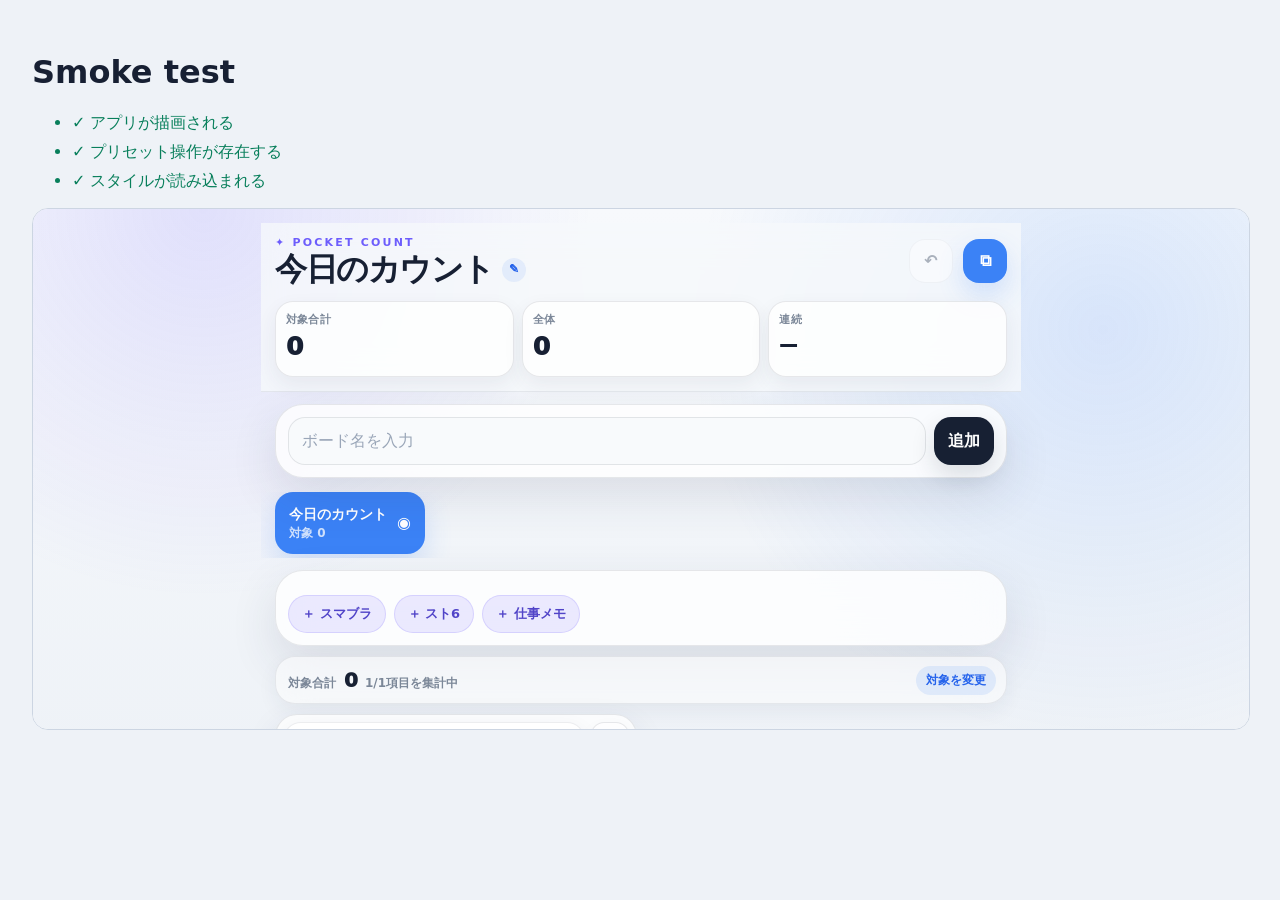
<file: tests/smoke.html>
<!doctype html>
<html lang="ja">
<head>
  <meta charset="utf-8" />
  <meta name="viewport" content="width=device-width, initial-scale=1" />
  <title>Pocket Count smoke test</title>
  <style>body{font-family:system-ui;padding:24px;background:#eef2f7;color:#172033}li{margin:8px 0}.ok{color:#087f5b}.ng{color:#c92a2a}iframe{width:100%;height:520px;border:1px solid #ccd5e2;border-radius:16px;background:#fff}</style>
</head>
<body>
  <h1>Smoke test</h1>
  <ul id="results"><li>確認中...</li></ul>
  <iframe id="target" src="../index.html?smoke=1" title="Pocket Count"></iframe>
  <script>
    const frame = document.getElementById("target");
    frame.addEventListener("load", () => {
      const doc = frame.contentDocument;
      const checks = [
        ["アプリが描画される", Boolean(doc.querySelector("#app .top"))],
        ["プリセット操作が存在する", Boolean(doc.querySelector("[data-action='add-preset']"))],
        ["スタイルが読み込まれる", frame.contentWindow.getComputedStyle(doc.body).fontFamily.includes("system-ui")],
      ];
      document.getElementById("results").innerHTML = checks.map(([label, ok]) => `<li class="${ok ? "ok" : "ng"}">${ok ? "✓" : "×"} ${label}</li>`).join("");
    });
  </script>
</body>
</html>
</file>
<file: assets/styles.css>
:root {
      --bg: #eef2f7;
      --bg-2: #f7f9fc;
      --surface: rgba(255, 255, 255, .78);
      --surface-solid: #ffffff;
      --surface-soft: rgba(255, 255, 255, .58);
      --ink: #172033;
      --ink-soft: #334155;
      --muted: #7b8798;
      --muted-2: #9aa6b8;
      --line: rgba(23, 32, 51, .10);
      --line-strong: rgba(23, 32, 51, .16);
      --accent: #3b82f6;
      --accent-2: #2563eb;
      --accent-soft: rgba(59, 130, 246, .12);
      --game: #6d5dfc;
      --game-soft: rgba(109, 93, 252, .12);
      --danger: #e87575;
      --danger-soft: rgba(232, 117, 117, .12);
      --ok: #35c99f;
      --ok-soft: rgba(53, 201, 159, .14);
      --radius-xl: 28px;
      --shadow: 0 18px 48px rgba(38, 53, 84, .12);
      --shadow-soft: 0 10px 26px rgba(38, 53, 84, .09);
      --blur: blur(18px);
    }

    * {
      box-sizing: border-box;
      -webkit-tap-highlight-color: transparent;
    }

    html {
      background: var(--bg);
      color: var(--ink);
      font-family: system-ui, -apple-system, BlinkMacSystemFont, "Segoe UI", sans-serif;
      line-height: 1.45;
      touch-action: manipulation;
    }

    body {
      margin: 0;
      min-height: 100svh;
      color: var(--ink);
      overflow-x: hidden;
      background:
        radial-gradient(circle at 14% 0%, rgba(109, 93, 252, .16), transparent 32vw),
        radial-gradient(circle at 88% 10%, rgba(59, 130, 246, .16), transparent 34vw),
        linear-gradient(180deg, #f7f9fc 0%, #eef2f7 46%, #e8edf5 100%);
    }

    button,
    input,
    textarea {
      font: inherit;
    }

    input,
    textarea {
      font-size: 16px;
    }

    button {
      border: 0;
      cursor: pointer;
      user-select: none;
      touch-action: manipulation;
      transition: transform .08s ease, background .14s ease, border-color .14s ease, box-shadow .14s ease;
    }

    button:active {
      transform: scale(.985);
    }

    .app {
      width: min(760px, 100%);
      margin: 0 auto;
      padding: 14px 14px calc(24px + env(safe-area-inset-bottom));
    }

    .top {
      position: sticky;
      top: 0;
      z-index: 20;
      margin: 0 -14px;
      padding: 12px 14px 14px;
      border-bottom: 1px solid rgba(23, 32, 51, .08);
      background: rgba(247, 249, 252, .78);
      backdrop-filter: var(--blur);
      -webkit-backdrop-filter: var(--blur);
    }

    .top-row,
    .row {
      display: flex;
      align-items: center;
      gap: 10px;
    }

    .top-row {
      justify-content: space-between;
    }

    .brand {
      min-width: 0;
      flex: 1 1 auto;
    }

    .eyebrow {
      display: flex;
      align-items: center;
      gap: 6px;
      margin-bottom: 2px;
      color: var(--game);
      font-size: 11px;
      font-weight: 850;
      letter-spacing: .2em;
      text-transform: uppercase;
    }

    h1 {
      margin: 0;
      max-width: 58vw;
      overflow: hidden;
      white-space: nowrap;
      text-overflow: ellipsis;
      color: var(--ink);
      font-size: clamp(22px, 6.2vw, 32px);
      line-height: 1.05;
      letter-spacing: -.045em;
    }

    .board-title-button {
      max-width: 58vw;
      display: flex;
      align-items: center;
      gap: 8px;
      margin: 0;
      padding: 0;
      background: transparent;
      color: var(--ink);
      text-align: left;
    }

    .board-title-text {
      min-width: 0;
      overflow: hidden;
      white-space: nowrap;
      text-overflow: ellipsis;
      font-size: clamp(22px, 6.2vw, 32px);
      font-weight: 1000;
      line-height: 1.05;
      letter-spacing: -.045em;
    }

    .title-edit-mark {
      display: grid;
      place-items: center;
      width: 24px;
      height: 24px;
      flex: 0 0 auto;
      border-radius: 999px;
      background: rgba(59, 130, 246, .10);
      color: var(--accent-2);
      font-size: 12px;
      font-weight: 950;
    }

    .board-title-input {
      width: min(58vw, 420px);
      height: 40px;
      border: 1px solid rgba(59, 130, 246, .30);
      border-radius: 14px;
      background: #fff;
      color: var(--ink);
      padding: 0 12px;
      font-size: 20px;
      font-weight: 950;
      letter-spacing: -.04em;
      outline: none;
      box-shadow: 0 0 0 4px rgba(59, 130, 246, .10);
    }

    .icon-btn {
      width: 44px;
      height: 44px;
      display: grid;
      place-items: center;
      border: 1px solid var(--line);
      border-radius: 16px;
      background: var(--surface-solid);
      color: var(--ink-soft);
      font-weight: 900;
      box-shadow: var(--shadow-soft);
    }

    .icon-btn.primary {
      background: var(--accent);
      color: #fff;
      border-color: transparent;
      box-shadow: 0 12px 26px rgba(59, 130, 246, .20);
    }

    .icon-btn:disabled {
      opacity: .38;
      box-shadow: none;
    }

    .stats {
      display: grid;
      grid-template-columns: repeat(3, 1fr);
      gap: 8px;
      margin-top: 14px;
    }

    .stat {
      min-width: 0;
      border: 1px solid var(--line);
      border-radius: 18px;
      background: var(--surface);
      padding: 10px;
      box-shadow: 0 8px 20px rgba(38, 53, 84, .07);
    }

    .stat-label {
      color: var(--muted);
      font-size: 11px;
      font-weight: 850;
      letter-spacing: .02em;
    }

    .stat-value {
      margin-top: 2px;
      overflow: hidden;
      white-space: nowrap;
      text-overflow: ellipsis;
      color: var(--ink);
      font-size: 25px;
      font-weight: 950;
      letter-spacing: -.05em;
      font-variant-numeric: tabular-nums;
    }

    .stat-value.small {
      padding-top: 3px;
      font-size: 18px;
      letter-spacing: -.04em;
    }

    .boards-wrap {
      overflow-x: auto;
      margin: 14px -14px 0;
      padding: 0 14px 4px;
      scrollbar-width: none;
      -webkit-overflow-scrolling: touch;
    }

    .boards-wrap::-webkit-scrollbar,
    .preset-row::-webkit-scrollbar,
    .target-presets::-webkit-scrollbar {
      display: none;
    }

    .boards {
      display: flex;
      gap: 8px;
      width: max-content;
      padding-right: 14px;
    }

    .board-tab {
      min-width: 116px;
      max-width: 172px;
      display: flex;
      justify-content: space-between;
      align-items: center;
      gap: 10px;
      border: 1px solid var(--line);
      border-radius: 18px;
      background: var(--surface);
      color: var(--ink);
      padding: 11px 13px;
      text-align: left;
      box-shadow: 0 8px 18px rgba(38, 53, 84, .06);
    }

    .board-tab.is-active {
      border-color: rgba(59, 130, 246, .34);
      background: var(--accent);
      color: #fff;
      box-shadow: 0 12px 28px rgba(59, 130, 246, .20);
    }

    .board-name,
    .board-sub {
      display: block;
      overflow: hidden;
      white-space: nowrap;
      text-overflow: ellipsis;
    }

    .board-name {
      font-size: 14px;
      font-weight: 950;
    }

    .board-sub {
      margin-top: 1px;
      color: var(--muted);
      font-size: 12px;
      font-weight: 750;
    }

    .board-tab.is-active .board-sub {
      color: rgba(255, 255, 255, .76);
    }

    .panel {
      margin-top: 12px;
      border: 1px solid var(--line);
      border-radius: var(--radius-xl);
      background: var(--surface);
      padding: 12px;
      box-shadow: var(--shadow);
      backdrop-filter: var(--blur);
      -webkit-backdrop-filter: var(--blur);
    }

    .target-strip {
      margin-top: 10px;
      border: 1px solid rgba(23, 32, 51, .08);
      border-radius: 20px;
      background: rgba(255, 255, 255, .54);
      box-shadow: 0 8px 20px rgba(38, 53, 84, .06);
      overflow: hidden;
      backdrop-filter: var(--blur);
      -webkit-backdrop-filter: var(--blur);
    }

    .target-summary {
      width: 100%;
      min-height: 46px;
      display: flex;
      align-items: center;
      justify-content: space-between;
      gap: 10px;
      padding: 8px 10px 8px 12px;
      background: transparent;
      color: var(--ink);
      text-align: left;
    }

    .target-summary-main {
      display: flex;
      align-items: baseline;
      gap: 8px;
      min-width: 0;
    }

    .target-summary-label {
      color: var(--muted);
      font-size: 12px;
      font-weight: 900;
    }

    .target-summary-value {
      color: var(--ink);
      font-size: 20px;
      font-weight: 1000;
      letter-spacing: -.05em;
      font-variant-numeric: tabular-nums;
    }

    .target-summary-sub {
      overflow: hidden;
      white-space: nowrap;
      text-overflow: ellipsis;
      color: var(--muted);
      font-size: 12px;
      font-weight: 800;
    }

    .target-edit-pill {
      flex: 0 0 auto;
      border-radius: 999px;
      background: var(--accent-soft);
      color: var(--accent-2);
      padding: 6px 10px;
      font-size: 12px;
      font-weight: 950;
    }

    .target-detail {
      display: none;
      border-top: 1px solid rgba(23, 32, 51, .08);
      padding: 10px;
    }

    .target-strip.is-open .target-detail {
      display: block;
    }

    .target-help {
      margin: 0 2px 8px;
      color: var(--muted);
      font-size: 12px;
      font-weight: 650;
      line-height: 1.55;
    }

    .panel-head {
      display: flex;
      align-items: flex-start;
      justify-content: space-between;
      gap: 12px;
      margin-bottom: 10px;
    }

    .panel-title {
      color: var(--ink);
      font-size: 14px;
      font-weight: 950;
    }

    .panel-note {
      margin-top: 2px;
      color: var(--muted);
      font-size: 12px;
      font-weight: 650;
      line-height: 1.55;
    }

    .pill-count {
      flex: 0 0 auto;
      border-radius: 999px;
      background: var(--game-soft);
      color: #5144c8;
      padding: 6px 10px;
      font-size: 12px;
      font-weight: 950;
    }

    .target-actions {
      display: flex;
      gap: 8px;
      overflow-x: auto;
      padding-bottom: 1px;
      scrollbar-width: none;
      -webkit-overflow-scrolling: touch;
    }

    .target-actions::-webkit-scrollbar {
      display: none;
    }

    .target-btn {
      height: 38px;
      flex: 0 0 auto;
      border-radius: 999px;
      padding: 0 13px;
      font-size: 13px;
      font-weight: 950;
    }

    .target-btn.dark {
      background: var(--ink);
      color: #fff;
    }

    .target-btn.gray {
      background: rgba(148, 163, 184, .16);
      color: var(--ink-soft);
    }

    .target-picker {
      display: flex;
      flex-wrap: wrap;
      gap: 8px;
      margin-top: 10px;
    }

    .target-chip {
      min-height: 40px;
      display: inline-flex;
      align-items: center;
      gap: 8px;
      border: 1px solid var(--line);
      border-radius: 999px;
      padding: 0 12px 0 10px;
      background: rgba(148, 163, 184, .14);
      color: var(--ink-soft);
      font-size: 13px;
      font-weight: 950;
      max-width: 100%;
    }

    .target-chip.on {
      border-color: rgba(59, 130, 246, .24);
      background: var(--accent-soft);
      color: var(--accent-2);
    }

    .chip-mark {
      width: 22px;
      height: 22px;
      display: grid;
      place-items: center;
      flex: 0 0 auto;
      border-radius: 999px;
      background: #cbd5e1;
      color: #fff;
      font-size: 12px;
      font-weight: 1000;
    }

    .target-chip.on .chip-mark {
      background: var(--accent);
    }

    .chip-label {
      min-width: 0;
      overflow: hidden;
      white-space: nowrap;
      text-overflow: ellipsis;
    }

    .input-row {
      display: flex;
      gap: 8px;
    }

    .text-input,
    .memo {
      width: 100%;
      min-width: 0;
      border: 1px solid var(--line);
      border-radius: 17px;
      background: rgba(248, 250, 252, .92);
      color: var(--ink);
      outline: none;
    }

    .text-input {
      height: 48px;
      padding: 0 13px;
    }

    .text-input:focus,
    .memo:focus {
      border-color: rgba(59, 130, 246, .56);
      box-shadow: 0 0 0 4px rgba(59, 130, 246, .12);
    }

    .text-input::placeholder,
    .memo::placeholder {
      color: var(--muted-2);
    }

    .small-btn {
      height: 48px;
      flex: 0 0 auto;
      border-radius: 17px;
      padding: 0 14px;
      background: var(--ink);
      color: #fff;
      font-weight: 950;
      box-shadow: 0 10px 24px rgba(23, 32, 51, .14);
    }

    .small-btn.blue {
      background: var(--accent);
      color: #fff;
      box-shadow: 0 10px 24px rgba(59, 130, 246, .18);
    }

    .preset-row {
      display: flex;
      gap: 8px;
      overflow-x: auto;
      margin: 10px -2px -2px;
      padding: 2px;
      scrollbar-width: none;
      -webkit-overflow-scrolling: touch;
    }

    .preset-btn {
      height: 38px;
      flex: 0 0 auto;
      border: 1px solid rgba(109, 93, 252, .18);
      border-radius: 999px;
      background: var(--game-soft);
      color: #5144c8;
      padding: 0 13px;
      font-size: 13px;
      font-weight: 900;
    }

    .counter-list {
      display: grid;
      grid-template-columns: repeat(2, minmax(0, 1fr));
      gap: 8px;
      margin-top: 10px;
    }

    .smash-panel {
      margin-top: 10px;
      border: 1px solid rgba(109, 93, 252, .18);
      border-radius: 24px;
      background: rgba(255, 255, 255, .78);
      padding: 14px;
      box-shadow: var(--shadow-soft);
    }

    .smash-head { display: flex; justify-content: space-between; gap: 12px; align-items: flex-start; }
    .smash-title { font-size: 16px; font-weight: 1000; }
    .smash-help { margin-top: 3px; color: var(--muted); font-size: 12px; font-weight: 750; }
    .smash-current { flex: 0 0 auto; border-radius: 999px; background: var(--game-soft); color: #5144c8; padding: 7px 11px; font-size: 12px; font-weight: 950; }
    .smash-result-btn { min-height: 50px; border-radius: 15px; color: #fff; font-size: 15px; font-weight: 1000; box-shadow: 0 9px 20px rgba(38, 53, 84, .12); }
    .smash-result-btn.win { background: linear-gradient(135deg, #35c99f, #18a97f); }
    .smash-result-btn.loss { background: linear-gradient(135deg, #e87575, #d85c69); }
    .match-feedback { display: flex; align-items: center; gap: 9px; margin-top: 12px; border: 1px solid rgba(53, 201, 159, .25); border-radius: 16px; background: var(--ok-soft); padding: 11px 12px; color: #168665; font-size: 13px; font-weight: 950; }
    .match-feedback-mark { display: grid; place-items: center; width: 25px; height: 25px; flex: 0 0 auto; border-radius: 999px; background: var(--ok); color: #fff; font-size: 13px; }
    .match-history { margin-top: 12px; border: 1px solid var(--line); border-radius: 18px; background: rgba(255, 255, 255, .76); padding: 11px; }
    .match-history:not(.is-open) { border-color: rgba(109, 93, 252, .28); background: linear-gradient(135deg, rgba(109, 93, 252, .15), rgba(59, 130, 246, .09)); box-shadow: 0 10px 24px rgba(109, 93, 252, .12); }
    .match-history-head { width: 100%; display: flex; align-items: center; justify-content: space-between; gap: 10px; background: transparent; padding: 1px; text-align: left; }
    .match-history:not(.is-open) .match-history-title { color: #5144c8; }
    .match-history-open-control { display: flex; align-items: center; gap: 7px; flex: 0 0 auto; }
    .match-history-open-label { color: #5144c8; font-size: 11px; font-weight: 950; white-space: nowrap; }
    .match-history.is-open .match-history-open-label { color: var(--muted); }
    .match-history-chevron { display: grid; place-items: center; width: 32px; height: 32px; flex: 0 0 auto; border-radius: 999px; background: var(--game); color: #fff; font-size: 16px; font-weight: 1000; box-shadow: 0 6px 14px rgba(109, 93, 252, .22); transition: transform .18s ease; }
    .match-history.is-open .match-history-chevron { background: var(--bg); color: var(--game); box-shadow: none; }
    .match-history.is-open .match-history-chevron { transform: rotate(180deg); }
    .match-history-title { color: var(--ink); font-size: 14px; font-weight: 1000; }
    .match-history-summary { margin-top: 2px; color: var(--muted); font-size: 11px; font-weight: 800; }
    .match-history-filters { display: flex; gap: 5px; margin-top: 10px; }
    .match-history-filter { height: 30px; border: 1px solid var(--line); border-radius: 10px; background: #fff; color: var(--muted); padding: 0 9px; font-size: 11px; font-weight: 900; }
    .match-history-filter.is-active { border-color: var(--game); background: var(--game); color: #fff; }
    .match-history-list { display: grid; gap: 6px; margin-top: 10px; }
    .match-history-row { display: grid; grid-template-columns: 58px minmax(0, 1fr) auto; align-items: center; gap: 8px; min-height: 44px; border: 1px solid transparent; border-radius: 13px; padding: 7px 9px; }
    .match-history-row.win { background: #fff; }
    .match-history-row.loss { border-color: var(--line); background: var(--bg); }
    .match-result { display: grid; place-items: center; height: 28px; font-size: 10px; font-weight: 1000; letter-spacing: .03em; }
    .match-result.win { border-radius: 999px; background: #147c60; color: #fff; }
    .match-result.loss { border: 2px dashed #a64e58; border-radius: 5px; background: #fff; color: #7f3039; }
    .match-opponent { min-width: 0; overflow: hidden; white-space: nowrap; text-overflow: ellipsis; color: var(--ink); font-size: 13px; font-weight: 950; }
    .match-time { color: var(--muted); font-size: 10px; font-weight: 750; font-variant-numeric: tabular-nums; white-space: nowrap; }
    .match-history-empty { margin-top: 10px; border-radius: 13px; background: var(--bg); padding: 15px; color: var(--muted); text-align: center; font-size: 12px; font-weight: 800; }
    .match-history-more { width: 100%; min-height: 38px; margin-top: 8px; border-radius: 12px; background: var(--bg); color: var(--ink-soft); font-size: 12px; font-weight: 900; }
    .fighter-search-wrap { position: relative; margin-top: 12px; }
    .fighter-search { padding-right: 46px; }
    .fighter-search-clear { position: absolute; top: 50%; right: 7px; width: 34px; height: 34px; transform: translateY(-50%); border-radius: 11px; background: var(--bg); color: var(--muted); font-size: 18px; font-weight: 900; }
    .fighter-search-clear:active { transform: translateY(-50%) scale(.97); }
    .fighter-groups { display: flex; gap: 6px; margin: 9px -2px 0; padding: 2px; overflow-x: auto; scrollbar-width: none; }
    .fighter-groups::-webkit-scrollbar { display: none; }
    .fighter-group-btn { min-width: 40px; height: 36px; flex: 0 0 auto; border: 1px solid var(--line); border-radius: 12px; background: #fff; color: var(--ink-soft); padding: 0 10px; font-size: 12px; font-weight: 900; }
    .fighter-group-btn.is-active { border-color: var(--game); background: var(--game); color: #fff; }
    .fighter-recent { margin-top: 11px; }
    .fighter-section-label { margin-bottom: 7px; color: var(--muted); font-size: 11px; font-weight: 950; letter-spacing: .05em; }
    .fighter-recent-row { display: flex; gap: 7px; overflow-x: auto; padding-bottom: 2px; scrollbar-width: none; }
    .fighter-recent-row::-webkit-scrollbar { display: none; }
    .fighter-recent-btn { min-width: 112px; min-height: 45px; flex: 0 0 auto; border: 1px solid rgba(109, 93, 252, .16); border-radius: 14px; background: var(--game-soft); color: #5144c8; padding: 7px 10px; text-align: left; font-size: 12px; font-weight: 950; }
    .fighter-grid { display: grid; grid-template-columns: repeat(3, minmax(0, 1fr)); gap: 7px; margin-top: 10px; }
    .fighter-choice { min-width: 0; }
    .fighter-choice.is-selected { grid-column: 1 / -1; border: 1px solid rgba(109, 93, 252, .24); border-radius: 18px; background: linear-gradient(135deg, rgba(109, 93, 252, .12), rgba(59, 130, 246, .08)); padding: 9px; box-shadow: 0 10px 24px rgba(109, 93, 252, .10); }
    .fighter-btn { width: 100%; min-height: 48px; border: 1px solid var(--line); border-radius: 14px; background: #fff; color: var(--ink-soft); padding: 7px 5px; font-size: 12px; font-weight: 900; line-height: 1.25; }
    .fighter-btn.is-selected { border-color: var(--game); background: var(--game-soft); color: #5144c8; box-shadow: 0 0 0 2px rgba(109, 93, 252, .10); }
    .fighter-record { display: block; margin-top: 3px; color: var(--muted); font-size: 10px; font-variant-numeric: tabular-nums; }
    .fighter-btn.is-selected .fighter-record { color: #6d5dfc; }
    .fighter-inline-summary { display: flex; align-items: center; justify-content: space-between; gap: 8px; margin: 9px 2px 0; color: #5144c8; font-size: 14px; font-weight: 1000; }
    .fighter-inline-record { color: var(--muted); font-size: 11px; font-weight: 850; white-space: nowrap; }
    .fighter-inline-actions { display: grid; grid-template-columns: repeat(2, minmax(0, 1fr)); gap: 8px; margin-top: 8px; }
    .fighter-empty { grid-column: 1 / -1; padding: 18px; color: var(--muted); text-align: center; font-weight: 850; }

    .counter-card {
      border: 1px solid var(--line);
      border-radius: 22px;
      background: var(--surface);
      padding: 7px;
      box-shadow: 0 12px 32px rgba(38, 53, 84, .10);
      backdrop-filter: var(--blur);
      -webkit-backdrop-filter: var(--blur);
    }

    .counter-grid {
      display: grid;
      grid-template-columns: 1fr 38px;
      gap: 6px;
      align-items: stretch;
    }

    .count-main {
      min-height: 108px;
      border: 1px solid rgba(23, 32, 51, .08);
      border-radius: 18px;
      background: var(--surface-solid);
      color: var(--ink);
      padding: 10px;
      text-align: left;
      overflow: hidden;
      box-shadow: 0 8px 22px rgba(38, 53, 84, .07);
    }

    .counter-head {
      display: flex;
      justify-content: space-between;
      align-items: flex-start;
      gap: 6px;
    }

    .counter-label {
      min-width: 0;
      overflow: hidden;
      color: var(--ink);
      font-size: 13px;
      font-weight: 950;
      line-height: 1.18;
      letter-spacing: -.03em;
      white-space: normal;
      word-break: keep-all;
      overflow-wrap: anywhere;
      display: -webkit-box;
      -webkit-line-clamp: 2;
      -webkit-box-orient: vertical;
    }

    .counter-title-wrap {
      min-width: 0;
      display: flex;
      align-items: flex-start;
    }

    .plus-badge {
      width: 28px;
      height: 28px;
      display: grid;
      place-items: center;
      flex: 0 0 auto;
      border-radius: 12px;
      background: var(--accent-soft);
      color: var(--accent-2);
      font-size: 17px;
      font-weight: 950;
    }

    .count-line {
      display: flex;
      align-items: flex-end;
      gap: 6px;
      margin-top: 6px;
    }

    .count-value {
      color: var(--ink);
      font-size: clamp(38px, 10.5vw, 56px);
      font-weight: 1000;
      line-height: .88;
      letter-spacing: -.095em;
      font-variant-numeric: tabular-nums;
    }

    .ratio {
      padding-bottom: 3px;
      color: var(--muted);
      font-size: 11px;
      font-weight: 850;
    }

    .bar {
      height: 6px;
      overflow: hidden;
      border-radius: 999px;
      background: #e4eaf3;
      margin-top: 10px;
    }

    .bar-fill {
      height: 100%;
      border-radius: 999px;
      background: var(--accent);
      transition: width .12s linear;
    }

    .bar-fill.off {
      width: 0 !important;
      background: #cbd5e1;
    }

    .side-actions {
      display: grid;
      gap: 5px;
    }

    .side-btn {
      min-height: 32px;
      border: 1px solid var(--line);
      border-radius: 13px;
      background: var(--surface-soft);
      color: var(--ink-soft);
      font-size: 15px;
      font-weight: 950;
      box-shadow: 0 8px 18px rgba(38, 53, 84, .05);
    }

    .side-btn.ok {
      background: var(--ok-soft);
      color: #12775d;
      border-color: rgba(53, 201, 159, .20);
    }

    .side-btn.danger {
      color: #c94f4f;
      background: var(--danger-soft);
      border-color: rgba(232, 117, 117, .18);
    }

    .count-badge {
      display: inline-flex;
      align-items: center;
      height: 18px;
      flex: 0 0 auto;
      border-radius: 999px;
      padding: 0 6px;
      font-size: 9px;
      font-weight: 950;
      line-height: 1;
    }

    .count-badge.on {
      background: var(--accent-soft);
      color: var(--accent-2);
    }

    .count-badge.off {
      background: rgba(148, 163, 184, .16);
      color: var(--muted);
    }

    .edit-input {
      width: 100%;
      min-width: 0;
      height: 34px;
      border: 1px solid rgba(59, 130, 246, .26);
      border-radius: 11px;
      background: #f8fafc;
      color: var(--ink);
      padding: 0 8px;
      font-size: 14px;
      font-weight: 950;
      outline: none;
    }

    .memo-title {
      display: flex;
      align-items: center;
      gap: 7px;
      margin-bottom: 9px;
      color: var(--ink-soft);
      font-size: 14px;
      font-weight: 950;
    }

    .memo {
      min-height: 112px;
      resize: vertical;
      padding: 13px;
      line-height: 1.65;
    }

    .memo-actions {
      display: flex;
      justify-content: flex-end;
      margin-top: 8px;
    }

    .memo-clear-btn {
      height: 36px;
      border: 1px solid rgba(232, 117, 117, .18);
      border-radius: 999px;
      background: var(--danger-soft);
      color: #c94f4f;
      padding: 0 12px;
      font-size: 12px;
      font-weight: 950;
    }

    .tools {
      display: grid;
      grid-template-columns: repeat(2, 1fr);
      gap: 8px;
      margin-top: 12px;
    }

    .tool-btn {
      height: 48px;
      border: 1px solid var(--line);
      border-radius: 17px;
      background: var(--surface);
      color: var(--ink-soft);
      font-weight: 900;
      box-shadow: 0 8px 18px rgba(38, 53, 84, .06);
    }

    .tool-btn.danger {
      border-color: rgba(232, 117, 117, .18);
      background: var(--danger-soft);
      color: #c94f4f;
    }

    .toast {
      position: fixed;
      left: 50%;
      top: 14px;
      z-index: 100;
      translate: -50% 0;
      max-width: calc(100% - 28px);
      border: 1px solid rgba(59, 130, 246, .16);
      border-radius: 999px;
      background: rgba(255, 255, 255, .92);
      color: var(--ink);
      padding: 9px 14px;
      font-size: 14px;
      font-weight: 950;
      box-shadow: 0 14px 34px rgba(38, 53, 84, .16);
      backdrop-filter: var(--blur);
      -webkit-backdrop-filter: var(--blur);
      opacity: 0;
      pointer-events: none;
      transition: opacity .16s ease, transform .16s ease;
      transform: translateY(-6px);
    }

    .toast.show {
      opacity: 1;
      transform: translateY(0);
    }

    .hidden {
      display: none !important;
    }

    @media (min-width: 700px) {
      .counter-list {
        grid-template-columns: repeat(2, minmax(0, 1fr));
      }

      h1,
      .board-title-button {
        max-width: 520px;
      }

      .fighter-grid { grid-template-columns: repeat(5, minmax(0, 1fr)); }
    }

    @media (max-width: 380px) {
      .app {
        padding-left: 10px;
        padding-right: 10px;
      }

      .top {
        margin-left: -10px;
        margin-right: -10px;
        padding-left: 10px;
        padding-right: 10px;
      }

      .counter-list {
        gap: 7px;
      }

      .counter-card {
        padding: 6px;
      }

      .count-main {
        padding: 9px;
      }
    }

    @media (prefers-reduced-motion: reduce) {
      *, *::before, *::after {
        transition: none !important;
        animation: none !important;
      }
    }

/* index.html injected these rules before the split; keeping them here prevents direct and normal entry points from rendering differently. */
.tool-btn[data-action="reset"] {
  border-color: rgba(249, 115, 22, .38) !important;
  background: linear-gradient(135deg, #f97316 0%, #fb923c 100%) !important;
  color: #fff !important;
  box-shadow: 0 12px 24px rgba(249, 115, 22, .26) !important;
}

body { padding-bottom: env(safe-area-inset-bottom) !important; }
.app { padding-bottom: calc(112px + env(safe-area-inset-bottom)) !important; }
.tools { margin-bottom: calc(20px + env(safe-area-inset-bottom)) !important; }
</file>
